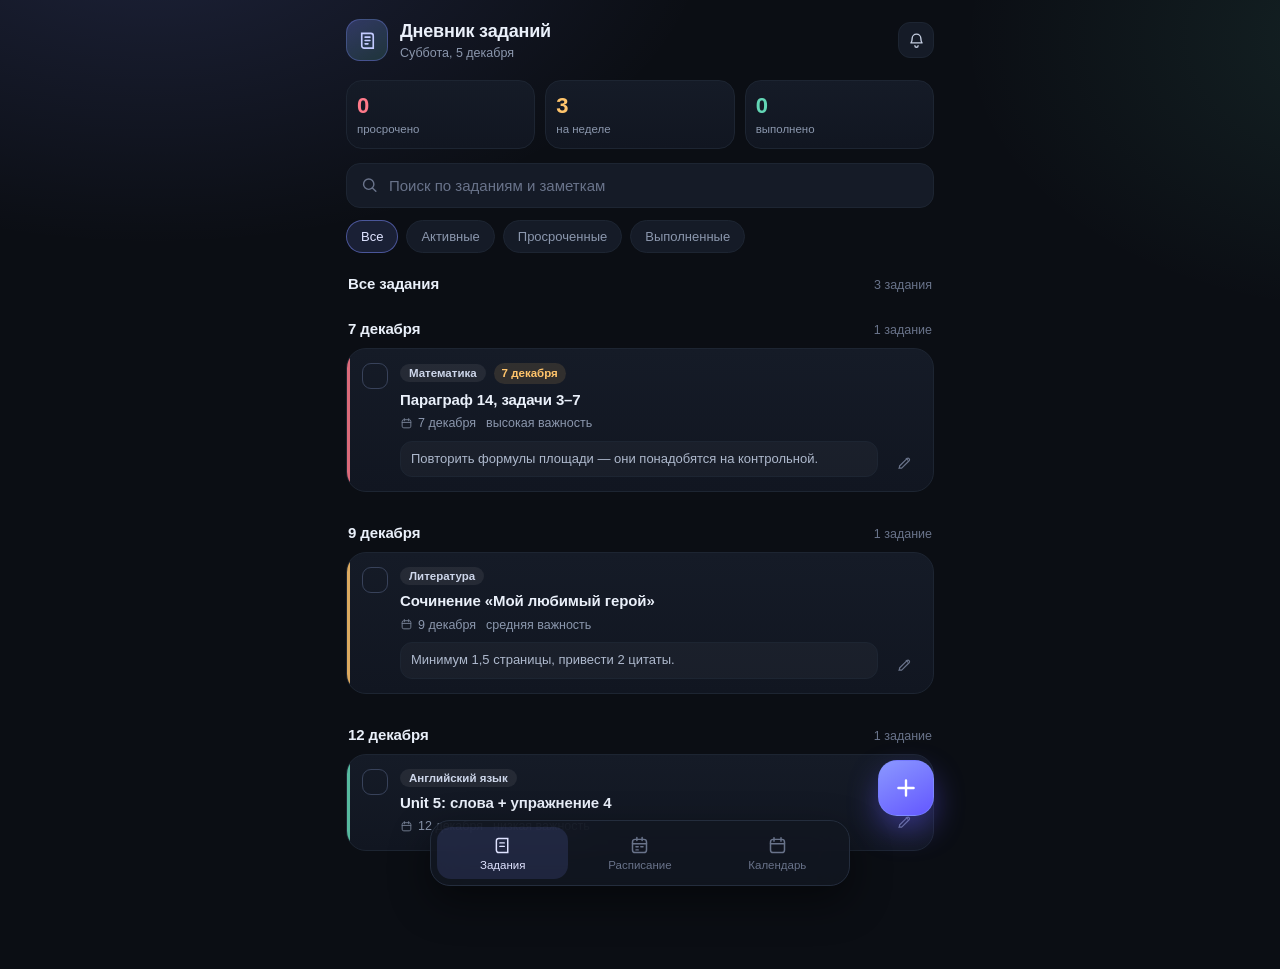
<file: web/index.html>
<!DOCTYPE html>
<html lang="ru">
<head>
<meta charset="utf-8">
<meta name="viewport" content="width=device-width, initial-scale=1, viewport-fit=cover, maximum-scale=1">
<meta name="theme-color" content="#0e1117">
<meta name="description" content="Дневник заданий по предметам с дедлайнами, расписанием уроков и календарём">
<title>Задания — дневник учёбы</title>
<link rel="manifest" href="manifest.webmanifest">
<link rel="icon" href="icon-192.png">
<link rel="apple-touch-icon" href="icon-192.png">
<meta name="apple-mobile-web-app-capable" content="yes">
<meta name="apple-mobile-web-app-status-bar-style" content="black-translucent">
<link rel="stylesheet" href="style.css">
</head>
<body>

<div class="app">
  <header class="topbar">
    <div class="brand">
      <div class="logo" aria-hidden="true">
        <svg viewBox="0 0 24 24" fill="none"><path d="M6 4.5h9.5A2.5 2.5 0 0 1 18 7v13H8.5A2.5 2.5 0 0 1 6 17.5v-13Z" stroke="currentColor" stroke-width="1.7"/><path d="M9.5 8.5h5M9.5 12h5M9.5 15.5h3" stroke="currentColor" stroke-width="1.7" stroke-linecap="round"/></svg>
      </div>
      <div>
        <div class="brand-title">Дневник заданий</div>
        <div class="brand-sub" id="todayLabel"></div>
      </div>
    </div>
    <button class="icon-btn bell" id="settingsBtn" aria-label="Настройки и напоминания">
      <svg viewBox="0 0 24 24" fill="none"><path d="M6.5 9.5a5.5 5.5 0 1 1 11 0c0 3.2.8 4.6 1.5 5.5H5c.7-.9 1.5-2.3 1.5-5.5Z" stroke="currentColor" stroke-width="1.7" stroke-linejoin="round"/><path d="M10 18.5a2 2 0 0 0 4 0" stroke="currentColor" stroke-width="1.7" stroke-linecap="round"/></svg>
      <i class="bell-dot" id="bellDot" hidden></i>
    </button>
  </header>

  <main>
    <!-- ================= СПИСОК ================= -->
    <section class="view" id="view-home">
      <button class="banner" id="reminderBanner" hidden>
        <span class="banner-icon">
          <svg viewBox="0 0 24 24" fill="none"><path d="M12 8v5" stroke="currentColor" stroke-width="2" stroke-linecap="round"/><circle cx="12" cy="16.4" r="1.15" fill="currentColor"/><path d="M12 3.6 21 19H3L12 3.6Z" stroke="currentColor" stroke-width="1.6" stroke-linejoin="round"/></svg>
        </span>
        <span class="banner-text"><b id="bannerTitle">Напоминание</b><span id="bannerSub"></span></span>
        <span class="banner-go">Открыть</span>
      </button>

      <div class="stats" id="stats">
        <button class="stat" data-scope="overdue">
          <span class="stat-value" id="statOverdue">0</span>
          <span class="stat-label">просрочено</span>
        </button>
        <button class="stat" data-scope="week">
          <span class="stat-value" id="statWeek">0</span>
          <span class="stat-label">на неделе</span>
        </button>
        <button class="stat" data-scope="done">
          <span class="stat-value" id="statDone">0</span>
          <span class="stat-label">выполнено</span>
        </button>
      </div>

      <div class="searchbar">
        <svg viewBox="0 0 24 24" fill="none" aria-hidden="true"><circle cx="11" cy="11" r="6.5" stroke="currentColor" stroke-width="1.8"/><path d="m16 16 4 4" stroke="currentColor" stroke-width="1.8" stroke-linecap="round"/></svg>
        <input id="searchInput" type="search" placeholder="Поиск по заданиям и заметкам" autocomplete="off">
      </div>

      <div class="chips" id="filterChips">
        <button class="chip active" data-filter="all">Все</button>
        <button class="chip" data-filter="active">Активные</button>
        <button class="chip" data-filter="overdue">Просроченные</button>
        <button class="chip" data-filter="done">Выполненные</button>
        <button class="chip chip-subject" id="subjectChip" hidden></button>
      </div>

      <div class="list-head">
        <h2 id="listTitle">Все задания</h2>
        <span class="count" id="listCount"></span>
      </div>

      <div id="taskList" class="task-list"></div>
      <div class="empty" id="emptyState" hidden>
        <svg viewBox="0 0 24 24" fill="none" aria-hidden="true"><rect x="4" y="5" width="16" height="15" rx="3" stroke="currentColor" stroke-width="1.5"/><path d="M8 3v4M16 3v4M4 10h16" stroke="currentColor" stroke-width="1.5" stroke-linecap="round"/><path d="m9 15 1.8 1.8L15 13" stroke="currentColor" stroke-width="1.7" stroke-linecap="round" stroke-linejoin="round"/></svg>
        <p class="empty-title" id="emptyTitle">Пока пусто</p>
        <p class="empty-text" id="emptyText">Нажмите «+», чтобы добавить первое задание с дедлайном.</p>
      </div>
    </section>

    <!-- ================= РАСПИСАНИЕ ================= -->
    <section class="view hidden" id="view-schedule">
      <div class="week-switch" id="weekSwitch">
        <button type="button" data-week="blue" class="active"><i class="wdot wdot-blue"></i>Синяя</button>
        <button type="button" data-week="red"><i class="wdot wdot-red"></i>Красная</button>
      </div>
      <p class="week-range" id="weekRange"></p>

      <div class="chips day-chips" id="dayChips"></div>

      <div class="schedule-head">
        <div>
          <h2 id="scheduleTitle">Понедельник</h2>
          <p class="schedule-sub" id="scheduleSub"></p>
        </div>
        <button class="mini-btn" id="addLessonBtn">+ урок</button>
      </div>

      <div id="lessonList" class="lesson-list"></div>
    </section>

    <!-- ================= КАЛЕНДАРЬ ================= -->
    <section class="view hidden" id="view-cal">
      <div class="cal-card">
        <div class="cal-head">
          <button class="icon-btn" id="prevMonth" aria-label="Предыдущий месяц">
            <svg viewBox="0 0 24 24" fill="none"><path d="m14.5 6-6 6 6 6" stroke="currentColor" stroke-width="2" stroke-linecap="round" stroke-linejoin="round"/></svg>
          </button>
          <button class="cal-month" id="calMonthLabel">ноябрь 2026</button>
          <button class="icon-btn" id="nextMonth" aria-label="Следующий месяц">
            <svg viewBox="0 0 24 24" fill="none"><path d="m9.5 6 6 6-6 6" stroke="currentColor" stroke-width="2" stroke-linecap="round" stroke-linejoin="round"/></svg>
          </button>
        </div>
        <div class="cal-weekdays"><span>пн</span><span>вт</span><span>ср</span><span>чт</span><span>пт</span><span>сб</span><span>вс</span></div>
        <div class="cal-grid" id="calGrid"></div>
        <div class="cal-legend">
          <span><i class="dot dot-high"></i>важное</span>
          <span><i class="dot dot-mid"></i>обычное</span>
          <span><i class="dot dot-done"></i>готово</span>
        </div>
      </div>

      <div class="list-head">
        <h2 id="calDayTitle">Задания на день</h2>
        <button class="mini-btn" id="calAddBtn">+ добавить</button>
      </div>
      <div id="calTaskList" class="task-list"></div>
    </section>
  </main>

  <nav class="tabbar">
    <button class="tab active" data-view="home">
      <svg viewBox="0 0 24 24" fill="none"><path d="M5 6.5A2.5 2.5 0 0 1 7.5 4H18v16H7.5A2.5 2.5 0 0 1 5 17.5v-11Z" stroke="currentColor" stroke-width="1.7"/><path d="M9 9h5M9 13h5" stroke="currentColor" stroke-width="1.7" stroke-linecap="round"/></svg>
      <span>Задания</span>
    </button>
    <button class="tab" data-view="schedule">
      <svg viewBox="0 0 24 24" fill="none"><rect x="4" y="5" width="16" height="15" rx="3" stroke="currentColor" stroke-width="1.7"/><path d="M9 2.8v3.4M15 2.8v3.4M4 10h16" stroke="currentColor" stroke-width="1.7" stroke-linecap="round"/><path d="M8 13.5h2.5M13.5 13.5H16M8 17h2.5" stroke="currentColor" stroke-width="1.7" stroke-linecap="round"/></svg>
      <span>Расписание</span>
    </button>
    <button class="tab" data-view="cal">
      <svg viewBox="0 0 24 24" fill="none"><rect x="4" y="5" width="16" height="15" rx="3" stroke="currentColor" stroke-width="1.7"/><path d="M8 3v4M16 3v4M4 10h16" stroke="currentColor" stroke-width="1.7" stroke-linecap="round"/></svg>
      <span>Календарь</span>
    </button>
  </nav>

  <button class="fab" id="fabAdd" aria-label="Добавить">
    <svg viewBox="0 0 24 24" fill="none"><path d="M12 5v14M5 12h14" stroke="currentColor" stroke-width="2.2" stroke-linecap="round"/></svg>
  </button>
</div>

<!-- ================= КАРТОЧКА ЗАДАНИЯ ================= -->
<div class="sheet-backdrop" id="sheetBackdrop" hidden>
  <form class="sheet" id="taskForm" autocomplete="off">
    <div class="sheet-grabber"></div>
    <div class="sheet-head">
      <h3 id="sheetTitle">Новое задание</h3>
      <button type="button" class="icon-btn" id="sheetClose" aria-label="Закрыть">
        <svg viewBox="0 0 24 24" fill="none"><path d="m6 6 12 12M18 6 6 18" stroke="currentColor" stroke-width="2" stroke-linecap="round"/></svg>
      </button>
    </div>

    <label class="field">
      <span class="field-label">Что нужно сделать</span>
      <input id="fTitle" type="text" placeholder="Например: параграф 14, задачи 3–7" required maxlength="120">
    </label>

    <div class="field-row">
      <label class="field">
        <span class="field-label">Предмет</span>
        <input id="fSubject" type="text" list="subjectOptions" placeholder="Математика" maxlength="40">
        <datalist id="subjectOptions"></datalist>
      </label>
      <label class="field">
        <span class="field-label">Срок сдачи</span>
        <input id="fDate" type="date" required>
      </label>
    </div>

    <div class="field">
      <span class="field-label">Важность</span>
      <div class="segmented" id="prioritySeg">
        <button type="button" data-priority="low">Низкая</button>
        <button type="button" data-priority="mid" class="active">Средняя</button>
        <button type="button" data-priority="high">Высокая</button>
      </div>
    </div>

    <label class="field">
      <span class="field-label">Заметка <em>необязательно</em></span>
      <textarea id="fNotes" rows="3" placeholder="Что взять с собой, страницы, ссылки…" maxlength="600"></textarea>
    </label>

    <div class="subject-suggest" id="subjectSuggest"></div>

    <div class="sheet-actions">
      <button type="button" class="btn danger" id="btnDelete" hidden>Удалить</button>
      <button type="submit" class="btn primary" id="btnSave">Сохранить</button>
    </div>
  </form>
</div>

<!-- ================= УРОК ================= -->
<div class="sheet-backdrop" id="lessonBackdrop" hidden>
  <form class="sheet" id="lessonForm" autocomplete="off">
    <div class="sheet-grabber"></div>
    <div class="sheet-head">
      <h3 id="lessonSheetTitle">Новый урок</h3>
      <button type="button" class="icon-btn" id="lessonClose" aria-label="Закрыть">
        <svg viewBox="0 0 24 24" fill="none"><path d="m6 6 12 12M18 6 6 18" stroke="currentColor" stroke-width="2" stroke-linecap="round"/></svg>
      </button>
    </div>

    <div class="field">
      <span class="field-label">День недели</span>
      <div class="segmented segmented-4" id="lessonDaySeg"></div>
    </div>

    <div class="field">
      <span class="field-label">Какая неделя</span>
      <div class="segmented" id="lessonWeekSeg">
        <button type="button" data-week="both" class="active">Каждая</button>
        <button type="button" data-week="blue">Синяя</button>
        <button type="button" data-week="red">Красная</button>
      </div>
    </div>

    <div class="field-row">
      <label class="field">
        <span class="field-label">Начало</span>
        <input id="lStart" type="time" value="09:00" required>
      </label>
      <label class="field">
        <span class="field-label">Конец <em>необязательно</em></span>
        <input id="lEnd" type="time" value="09:45">
      </label>
    </div>

    <div class="field-row">
      <label class="field">
        <span class="field-label">Предмет</span>
        <input id="lSubject" type="text" list="subjectOptions" placeholder="Математика" maxlength="40" required>
      </label>
      <label class="field">
        <span class="field-label">Кабинет <em>необязательно</em></span>
        <input id="lRoom" type="text" placeholder="204" maxlength="20">
      </label>
    </div>

    <p class="hint">Урок повторяется каждую неделю. Задания с таким же названием предмета автоматически появятся в этом уроке.</p>

    <div class="sheet-actions">
      <button type="button" class="btn danger" id="btnLessonDelete" hidden>Удалить</button>
      <button type="submit" class="btn primary" id="btnLessonSave">Сохранить</button>
    </div>
  </form>
</div>

<!-- ================= НАСТРОЙКИ / НАПОМИНАНИЯ ================= -->
<div class="sheet-backdrop" id="settingsBackdrop" hidden>
  <div class="sheet" id="settingsSheet">
    <div class="sheet-grabber"></div>
    <div class="sheet-head">
      <h3>Напоминания</h3>
      <button type="button" class="icon-btn" id="settingsClose" aria-label="Закрыть">
        <svg viewBox="0 0 24 24" fill="none"><path d="m6 6 12 12M18 6 6 18" stroke="currentColor" stroke-width="2" stroke-linecap="round"/></svg>
      </button>
    </div>

    <label class="switch-row">
      <span>
        <b>Уведомления о дедлайнах</b>
        <i id="notifyState">Выключены</i>
      </span>
      <span class="switch"><input type="checkbox" id="notifyToggle"><span class="knob"></span></span>
    </label>

    <div class="field-row">
      <label class="field">
        <span class="field-label">Время напоминания</span>
        <input id="notifyTime" type="time" value="09:00">
      </label>
      <label class="field">
        <span class="field-label">Когда напоминать</span>
        <select id="notifyBefore">
          <option value="0">в день сдачи</option>
          <option value="1">за 1 день</option>
          <option value="2">за 2 дня</option>
          <option value="3">за 3 дня</option>
        </select>
      </label>
    </div>

    <div class="notify-preview" id="notifyPreview"></div>

    <div class="settings-actions">
      <button type="button" class="btn" id="btnTestNotify">Проверить уведомление</button>
    </div>

    <p class="hint" id="notifyHint">Напоминание срабатывает, когда приложение открыто или установлено на главный экран. Android не позволяет веб-приложению будить вас, если оно полностью закрыто, — поэтому дополнительно показывается баннер при запуске.</p>

    <div class="divider"></div>

    <div class="field" style="margin-top:14px">
      <span class="field-label">Какая неделя идёт сейчас</span>
      <div class="segmented" id="nowWeekSeg">
        <button type="button" data-type="blue">Синяя</button>
        <button type="button" data-type="red">Красная</button>
      </div>
    </div>
    <p class="hint" id="weekHint">Недели чередуются автоматически: следующая неделя будет другого цвета.</p>

    <div class="divider"></div>

    <div class="settings-actions">
      <button type="button" class="btn" id="btnExport">Скачать резервную копию</button>
      <label class="btn file-btn">Загрузить копию<input type="file" id="importFile" accept="application/json,.json" hidden></label>
    </div>
    <p class="hint" id="importHint">Копия — файл .json с заданиями и расписанием. Пригодится при переносе на новый телефон.</p>
  </div>
</div>

<div class="toast" id="toast" hidden></div>

<script src="app.js"></script>
</body>
</html>
</file>
<file: web/style.css>
:root{
  --bg:#0b0e14;
  --bg-soft:#111621;
  --card:#151b27;
  --card-2:#1b2231;
  --line:#242d3d;
  --line-soft:#1d2532;
  --text:#eaf0fa;
  --muted:#8b97ad;
  --muted-2:#69738a;
  --accent:#7c8cff;
  --accent-soft:rgba(124,140,255,.14);
  --high:#ff7a8a;
  --high-soft:rgba(255,122,138,.13);
  --mid:#ffc46b;
  --mid-soft:rgba(255,196,107,.12);
  --low:#63d6b5;
  --low-soft:rgba(99,214,181,.12);
  --danger:#ff6b6b;
  --radius:20px;
  --safe-b:env(safe-area-inset-bottom,0px);
}

*{box-sizing:border-box;-webkit-tap-highlight-color:transparent}
html,body{margin:0;padding:0}
body{
  background:
    radial-gradient(900px 520px at 12% -8%, rgba(124,140,255,.16), transparent 62%),
    radial-gradient(700px 460px at 108% 4%, rgba(99,214,181,.10), transparent 60%),
    var(--bg);
  color:var(--text);
  font-family:-apple-system,BlinkMacSystemFont,"Segoe UI",Roboto,"Helvetica Neue",Arial,sans-serif;
  font-size:15px;
  line-height:1.45;
  min-height:100vh;
  -webkit-font-smoothing:antialiased;
}
button{font-family:inherit;cursor:pointer}
input,textarea,button{font-size:15px}
.hidden{display:none !important}
[hidden]{display:none !important}

.app{
  max-width:620px;margin:0 auto;
  padding:calc(18px + env(safe-area-inset-top,0px)) 16px calc(112px + var(--safe-b));
  min-height:100vh;
}

/* ---------- top ---------- */
.topbar{display:flex;align-items:center;justify-content:space-between;margin-bottom:18px}
.brand{display:flex;align-items:center;gap:12px;min-width:0}
.logo{
  width:42px;height:42px;flex:0 0 42px;border-radius:14px;
  background:linear-gradient(150deg,rgba(124,140,255,.28),rgba(99,214,181,.16));
  border:1px solid rgba(124,140,255,.32);
  display:grid;place-items:center;color:#c3cbff;
}
.logo svg{width:23px;height:23px}
.brand-title{font-size:18px;font-weight:700;letter-spacing:-.2px}
.brand-sub{font-size:12.5px;color:var(--muted)}
.brand-sub::first-letter{text-transform:uppercase}

/* ---------- stats ---------- */
.stats{display:grid;grid-template-columns:repeat(3,1fr);gap:10px;margin-bottom:14px}
.stat{
  background:linear-gradient(180deg,var(--card),var(--bg-soft));
  border:1px solid var(--line-soft);border-radius:16px;
  padding:12px 10px;text-align:left;color:var(--text);transition:.18s transform,.18s border-color;
}
.stat:active{transform:scale(.97)}
.stat-value{display:block;font-size:22px;font-weight:700;letter-spacing:-.5px;line-height:1.15}
.stat[data-scope=overdue] .stat-value{color:var(--high)}
.stat[data-scope=week] .stat-value{color:var(--mid)}
.stat[data-scope=done] .stat-value{color:var(--low)}
.stat-label{font-size:11.5px;color:var(--muted);white-space:nowrap}

/* ---------- search ---------- */
.searchbar{position:relative;margin-bottom:12px}
.searchbar svg{position:absolute;left:14px;top:50%;transform:translateY(-50%);width:19px;height:19px;color:var(--muted-2)}
.searchbar input{
  width:100%;padding:13px 14px 13px 42px;border-radius:14px;
  background:var(--card);border:1px solid var(--line-soft);color:var(--text);outline:none;
}
.searchbar input::placeholder{color:var(--muted-2)}
.searchbar input:focus{border-color:rgba(124,140,255,.55);box-shadow:0 0 0 3px rgba(124,140,255,.12)}

/* ---------- chips ---------- */
.chips{display:flex;gap:8px;overflow-x:auto;padding-bottom:4px;margin-bottom:16px;scrollbar-width:none}
.chips::-webkit-scrollbar{display:none}
.chip{
  flex:0 0 auto;padding:8px 14px;border-radius:999px;font-size:13px;
  background:var(--card);border:1px solid var(--line-soft);color:var(--muted);
  transition:.16s;
}
.chip.active{background:var(--accent-soft);border-color:rgba(124,140,255,.5);color:#dfe3ff}
.chip-subject{color:#fff;background:rgba(255,255,255,.06);display:inline-flex;align-items:center;gap:7px}
.chip-subject::after{content:"×";font-size:14px;opacity:.7}

/* ---------- list head ---------- */
.list-head{display:flex;align-items:baseline;justify-content:space-between;gap:10px;margin:2px 2px 10px}
.list-head h2{font-size:15px;font-weight:650;margin:0;letter-spacing:-.1px}
.count{font-size:12.5px;color:var(--muted-2)}
.mini-btn{
  background:var(--accent-soft);border:1px solid rgba(124,140,255,.4);color:#dfe3ff;
  font-size:12.5px;padding:6px 12px;border-radius:999px;
}

/* ---------- task cards ---------- */
.task-list{display:flex;flex-direction:column;gap:10px}
.day-group{margin-bottom:6px}
.task{
  position:relative;display:flex;gap:12px;align-items:center;
  background:linear-gradient(180deg,var(--card),var(--bg-soft));
  border:1px solid var(--line-soft);border-radius:var(--radius);
  padding:14px 14px 14px 15px;overflow:hidden;
  transition:.18s transform,.18s border-color,.18s opacity;
}
.task::before{content:"";position:absolute;left:0;top:0;bottom:0;width:3px;background:var(--low);opacity:.85}
.task[data-priority=mid]::before{background:var(--mid)}
.task[data-priority=high]::before{background:var(--high)}
.task:active{transform:scale(.995)}
.task-body{flex:1;min-width:0;cursor:pointer}
.task-top{display:flex;align-items:center;gap:8px;flex-wrap:wrap;margin-bottom:5px}
.subject-tag{
  font-size:11.5px;font-weight:600;padding:3px 9px;border-radius:999px;
  background:rgba(255,255,255,.07);color:#cdd6ea;white-space:nowrap;
  border:0;font-family:inherit;transition:.15s;
}
button.subject-tag:active{background:var(--accent-soft);color:#dfe3ff}
.task-title{font-size:15px;font-weight:600;letter-spacing:-.1px;margin:0 0 4px;overflow-wrap:anywhere}
.task-meta{display:flex;align-items:center;gap:10px;flex-wrap:wrap;font-size:12.5px;color:var(--muted)}
.task-date{display:inline-flex;align-items:center;gap:5px}
.task-date svg{width:13px;height:13px;opacity:.8}
.badge{font-size:11.5px;font-weight:600;padding:2px 8px;border-radius:999px}
.badge.overdue{background:var(--high-soft);color:var(--high)}
.badge.today{background:rgba(124,140,255,.18);color:#b9c2ff}
.badge.soon{background:var(--mid-soft);color:var(--mid)}
.task-notes{
  margin-top:8px;font-size:13px;color:#aeb9cd;background:rgba(255,255,255,.035);
  border:1px solid var(--line-soft);border-radius:12px;padding:8px 10px;
  white-space:pre-wrap;overflow-wrap:anywhere;
}
.task-notes.clamped{display:-webkit-box;-webkit-line-clamp:2;-webkit-box-orient:vertical;overflow:hidden}
.task.done{opacity:.55}
.task.done .task-title{text-decoration:line-through}
.task.done::before{background:var(--muted-2)}

.check{
  flex:0 0 26px;width:26px;height:26px;border-radius:9px;margin-top:0;align-self:flex-start;
  border:1.8px solid #38425a;background:transparent;
  display:grid;place-items:center;color:transparent;transition:.16s;
}
.check svg{width:15px;height:15px}
.check:hover{border-color:var(--low)}
.task.done .check{background:var(--low);border-color:var(--low);color:#08150f}
.task-edit{
  flex:0 0 auto;align-self:flex-end;background:transparent;border:0;color:var(--muted-2);
  padding:6px;border-radius:10px;
}
.task-edit svg{width:17px;height:17px;display:block}

/* ---------- empty ---------- */
.empty{text-align:center;padding:44px 18px;color:var(--muted)}
.empty svg{width:52px;height:52px;color:#39435a;margin-bottom:12px}
.empty-title{font-size:15px;font-weight:600;color:#c8d1e3;margin:0 0 4px}
.empty-text{font-size:13px;margin:0 auto;max-width:280px}

/* ---------- calendar ---------- */
.cal-card{
  background:linear-gradient(180deg,var(--card),var(--bg-soft));
  border:1px solid var(--line-soft);border-radius:22px;padding:14px 12px 12px;margin-bottom:18px;
}
.cal-head{display:flex;align-items:center;justify-content:space-between;margin-bottom:10px;padding:0 4px}
.cal-month{
  background:transparent;border:0;color:var(--text);font-size:16px;font-weight:650;
  text-transform:capitalize;padding:6px 10px;border-radius:10px;
}
.icon-btn{
  width:36px;height:36px;border-radius:12px;background:var(--card-2);
  border:1px solid var(--line-soft);color:#c6cfe2;display:grid;place-items:center;padding:0;
}
.icon-btn svg{width:19px;height:19px}
.cal-weekdays{display:grid;grid-template-columns:repeat(7,1fr);gap:4px;margin-bottom:6px}
.cal-weekdays span{text-align:center;font-size:11px;color:var(--muted-2);text-transform:uppercase;letter-spacing:.4px}
.cal-grid{display:grid;grid-template-columns:repeat(7,1fr);gap:4px}
.day{
  position:relative;aspect-ratio:1/1;border-radius:12px;border:1px solid transparent;
  background:transparent;color:var(--text);display:flex;flex-direction:column;
  align-items:center;justify-content:center;gap:3px;padding:0;font-size:13.5px;
  transition:.14s;
}
.day.muted{color:#3f4a61}
.day:hover{background:rgba(255,255,255,.04)}
.day.today{border-color:rgba(124,140,255,.65);color:#d5dbff;font-weight:700}
.day.selected{background:var(--accent-soft);border-color:rgba(124,140,255,.45)}
.day-dots{display:flex;gap:3px;height:5px;align-items:center}
.dot{width:5px;height:5px;border-radius:50%;display:inline-block}
.dot-high{background:var(--high)}
.dot-mid{background:var(--mid)}
.dot-low{background:var(--low)}
.dot-done{background:#5b6580}
.cal-legend{display:flex;gap:14px;justify-content:center;margin-top:12px;font-size:11.5px;color:var(--muted-2)}
.cal-legend span{display:inline-flex;align-items:center;gap:5px}

/* ---------- tabbar / fab ---------- */
.tabbar{
  position:fixed;left:50%;transform:translateX(-50%);bottom:calc(14px + var(--safe-b));
  width:calc(100% - 32px);max-width:420px;display:flex;gap:6px;padding:6px;
  background:rgba(18,23,33,.86);backdrop-filter:blur(18px);
  border:1px solid var(--line);border-radius:20px;z-index:20;
  box-shadow:0 16px 40px rgba(0,0,0,.45);
}
.tab{
  flex:1;display:flex;flex-direction:column;align-items:center;gap:3px;
  background:transparent;border:0;color:var(--muted-2);padding:8px 0;border-radius:14px;
  font-size:11.5px;transition:.16s;
}
.tab svg{width:21px;height:21px}
.tab.active{color:#dfe3ff;background:var(--accent-soft)}
.fab{
  position:fixed;right:max(16px, calc(50% - 310px + 16px));bottom:calc(84px + var(--safe-b));
  width:56px;height:56px;border-radius:19px;border:1px solid rgba(124,140,255,.55);
  background:linear-gradient(150deg,#8b98ff,#6357ff);color:#fff;
  display:grid;place-items:center;z-index:19;
  box-shadow:0 14px 30px rgba(99,87,255,.42);
  transition:.16s transform;
}
.fab svg{width:26px;height:26px}
.fab:active{transform:scale(.94)}

/* ---------- sheet ---------- */
.sheet-backdrop{
  position:fixed;inset:0;background:rgba(4,6,10,.62);backdrop-filter:blur(3px);
  z-index:40;display:flex;align-items:flex-end;justify-content:center;
  animation:fade .18s ease;
}
@keyframes fade{from{opacity:0}to{opacity:1}}
.sheet{
  width:100%;max-width:620px;max-height:92vh;overflow-y:auto;
  background:linear-gradient(180deg,#161c28,#101520);
  border:1px solid var(--line);border-bottom:0;
  border-radius:26px 26px 0 0;padding:10px 18px calc(22px + var(--safe-b));
  animation:slide .24s cubic-bezier(.22,.9,.3,1);
}
@keyframes slide{from{transform:translateY(28px);opacity:.6}to{transform:translateY(0);opacity:1}}
.sheet-grabber{width:38px;height:4px;border-radius:99px;background:#2c3547;margin:2px auto 12px}
.sheet-head{display:flex;align-items:center;justify-content:space-between;margin-bottom:16px}
.sheet-head h3{margin:0;font-size:17px;font-weight:680;letter-spacing:-.2px}
.field{display:block;margin-bottom:14px}
.field-label{display:block;font-size:12px;color:var(--muted);margin-bottom:7px;padding-left:2px}
.field-label em{font-style:normal;color:var(--muted-2)}
.field input,.field textarea,.field select{
  width:100%;padding:13px 14px;border-radius:14px;background:#0d1119;
  border:1px solid var(--line);color:var(--text);outline:none;transition:.16s;
  font-family:inherit;resize:vertical;
}
.field input::placeholder,.field textarea::placeholder{color:#4d576c}
.field input:focus,.field textarea:focus{border-color:rgba(124,140,255,.6);box-shadow:0 0 0 3px rgba(124,140,255,.12)}
.field input[type=date]{color-scheme:dark;min-height:48px}
.field-row{display:grid;grid-template-columns:1fr 1fr;gap:12px}
.segmented{display:grid;grid-template-columns:repeat(3,1fr);gap:6px;background:#0d1119;border:1px solid var(--line);border-radius:14px;padding:5px}
.segmented button{
  border:0;background:transparent;color:var(--muted);padding:9px 4px;border-radius:10px;font-size:13px;transition:.16s;
}
.segmented button.active{background:var(--card-2);color:var(--text);box-shadow:0 2px 8px rgba(0,0,0,.3)}
.segmented button[data-priority=high].active{background:var(--high-soft);color:var(--high)}
.segmented button[data-priority=mid].active{background:var(--mid-soft);color:var(--mid)}
.segmented button[data-priority=low].active{background:var(--low-soft);color:var(--low)}
.subject-suggest{display:flex;flex-wrap:wrap;gap:7px;margin:-4px 0 14px}
.subject-suggest button{
  background:rgba(255,255,255,.05);border:1px solid var(--line-soft);color:#b8c3d8;
  font-size:12.5px;padding:6px 11px;border-radius:999px;
}
.sheet-actions{display:flex;gap:10px;margin-top:6px}
.btn{
  flex:1;padding:14px 16px;border-radius:15px;border:1px solid var(--line);
  background:var(--card-2);color:var(--text);font-weight:600;font-size:15px;
}
.btn.primary{background:linear-gradient(150deg,#8b98ff,#6357ff);border-color:transparent;color:#fff;box-shadow:0 10px 24px rgba(99,87,255,.32)}
.btn.danger{flex:0 0 40%;background:rgba(255,107,107,.1);border-color:rgba(255,107,107,.34);color:#ff9b9b}
.btn:active{transform:scale(.985)}

/* ---------- toast ---------- */
.toast{
  position:fixed;left:50%;transform:translateX(-50%);bottom:calc(150px + var(--safe-b));
  background:rgba(30,37,50,.96);border:1px solid var(--line);color:var(--text);
  padding:10px 16px;border-radius:12px;font-size:13px;z-index:60;
  animation:fade .18s ease;box-shadow:0 12px 30px rgba(0,0,0,.5);
  display:flex;align-items:center;gap:12px;white-space:nowrap;
}
.toast button{background:transparent;border:0;color:var(--accent);font-weight:600;font-size:13px;padding:0}

@media(max-width:380px){
  .field-row{grid-template-columns:1fr}
  .stat-value{font-size:19px}
}

/* ================= добавлено: напоминания, расписание ================= */
.bell{position:relative;background:var(--card);border:1px solid var(--line-soft)}
.bell-dot{
  position:absolute;top:7px;right:8px;width:8px;height:8px;border-radius:50%;
  background:var(--high);box-shadow:0 0 0 2px var(--card);
}

/* баннер о напоминании */
.banner{
  width:100%;display:flex;align-items:center;gap:11px;text-align:left;
  background:linear-gradient(135deg,rgba(255,196,107,.14),rgba(124,140,255,.10));
  border:1px solid rgba(255,196,107,.32);border-radius:16px;padding:11px 13px;margin-bottom:12px;
  color:var(--text);animation:fade .25s ease;
}
.banner-icon{color:var(--mid);display:grid;place-items:center;flex:0 0 auto}
.banner-icon svg{width:20px;height:20px}
.banner-text{display:flex;flex-direction:column;gap:1px;flex:1;min-width:0}
.banner-text b{font-size:13px;font-weight:650}
.banner-text span{font-size:12px;color:var(--muted);overflow:hidden;text-overflow:ellipsis;white-space:nowrap}
.banner-go{font-size:12px;font-weight:650;color:var(--accent);white-space:nowrap}

/* расписание */
.day-chips{margin-bottom:14px}
.day-chip{min-width:46px;text-align:center;padding:8px 0}
.schedule-head{display:flex;align-items:center;justify-content:space-between;gap:10px;margin:0 2px 12px}
.schedule-head h2{font-size:17px;font-weight:680;margin:0;letter-spacing:-.2px}
.schedule-sub{margin:2px 0 0;font-size:12.5px;color:var(--muted-2)}
.lesson-list{display:flex;flex-direction:column;gap:10px}
.lesson{
  display:flex;gap:12px;background:linear-gradient(180deg,var(--card),var(--bg-soft));
  border:1px solid var(--line-soft);border-radius:var(--radius);padding:13px 14px;
  position:relative;overflow:hidden;
}
.lesson::before{content:"";position:absolute;left:0;top:0;bottom:0;width:3px;background:var(--accent);opacity:.75}
.lesson.now::before{background:var(--low)}
.lesson-time{
  flex:0 0 52px;font-variant-numeric:tabular-nums;font-size:13px;color:#c6cfe2;line-height:1.5;
}
.lesson-time .t1{font-weight:700;font-size:14.5px;color:var(--text);display:block}
.lesson-time .t2{font-size:11.5px;color:var(--muted-2);display:block}
.lesson-main{flex:1;min-width:0;cursor:pointer}
.lesson-subject{font-size:15px;font-weight:640;letter-spacing:-.1px;margin:0;overflow-wrap:anywhere}
.lesson-room{font-size:12.5px;color:var(--muted);margin-top:1px}
.lesson-now{font-size:11px;font-weight:650;color:var(--low);background:var(--low-soft);
  border-radius:999px;padding:2px 8px;margin-left:6px;vertical-align:2px}
.lesson-tasks{margin-top:9px;display:flex;flex-direction:column;gap:6px;border-top:1px dashed var(--line);padding-top:9px}
.lesson-task{
  display:flex;gap:8px;align-items:flex-start;font-size:12.8px;color:#c3ccdd;
  background:rgba(255,255,255,.035);border:1px solid var(--line-soft);border-radius:11px;padding:7px 9px;
}
.lesson-task .lt-check{
  flex:0 0 17px;width:17px;height:17px;border-radius:6px;border:1.6px solid #3a4459;background:transparent;display:grid;place-items:center;color:transparent;padding:0;margin-top:1px;
}
.lesson-task .lt-check svg{width:11px;height:11px}
.lesson-task.done{opacity:.5}
.lesson-task.done .lt-check{background:var(--low);border-color:var(--low);color:#08150f}
.lesson-task.done .lt-title{text-decoration:line-through}
.lt-body{flex:1;min-width:0;cursor:pointer}
.lt-title{overflow-wrap:anywhere}
.lt-meta{font-size:11.5px;color:var(--muted-2);margin-top:1px}
.lt-meta.over{color:var(--high)}
.lt-meta.soon{color:var(--mid)}
.lt-empty{font-size:12.5px;color:var(--muted-2);margin-top:9px;padding-top:2px}
.lesson-edit{
  align-self:flex-start;background:transparent;border:0;color:var(--muted-2);padding:4px;border-radius:9px;
}
.lesson-edit svg{width:16px;height:16px;display:block}
.schedule-empty{text-align:center;padding:40px 18px;color:var(--muted)}
.schedule-empty svg{width:52px;height:52px;color:#39435a;margin-bottom:10px}

/* переключатель и настройки */
.switch-row{
  display:flex;align-items:center;justify-content:space-between;gap:12px;
  background:#0d1119;border:1px solid var(--line);border-radius:15px;padding:13px 14px;margin-bottom:14px;
}
.switch-row b{display:block;font-size:14px;font-weight:620}
.switch-row i{display:block;font-style:normal;font-size:12px;color:var(--muted-2);margin-top:2px}
.switch{position:relative;flex:0 0 46px;width:46px;height:27px}
.switch input{position:absolute;opacity:0;width:100%;height:100%;margin:0;cursor:pointer}
.switch .knob{
  position:absolute;inset:0;border-radius:999px;background:#232c3d;border:1px solid var(--line);
  transition:.18s;pointer-events:none;
}
.switch .knob::after{
  content:"";position:absolute;top:3px;left:3px;width:19px;height:19px;border-radius:50%;
  background:#7d8799;transition:.18s;
}
.switch input:checked + .knob{background:rgba(99,214,181,.22);border-color:rgba(99,214,181,.55)}
.switch input:checked + .knob::after{transform:translateX(19px);background:var(--low)}
.notify-preview{
  font-size:12.5px;color:#b8c3d8;background:rgba(124,140,255,.08);
  border:1px solid rgba(124,140,255,.22);border-radius:12px;padding:10px 12px;line-height:1.5;
}
.settings-actions{display:flex;gap:10px;margin-top:14px}
.settings-actions .btn{font-size:13.5px;padding:13px 10px;line-height:1.3}
.file-btn{text-align:center;display:flex;align-items:center;justify-content:center;cursor:pointer}
.hint{font-size:11.8px;color:var(--muted-2);line-height:1.5;margin:12px 2px 0}
.divider{height:1px;background:var(--line);margin:18px 0 0}
.segmented-4{grid-template-columns:repeat(4,1fr)}
.segmented-7{grid-template-columns:repeat(7,1fr);gap:4px}
.segmented-7 button{padding:9px 0;font-size:12.5px}
.field select{
  width:100%;padding:13px 14px;border-radius:14px;background:#0d1119;border:1px solid var(--line);
  color:var(--text);outline:none;font-family:inherit;appearance:none;
  background-image:linear-gradient(45deg,transparent 50%,#7d8799 50%),linear-gradient(135deg,#7d8799 50%,transparent 50%);
  background-position:calc(100% - 19px) 21px,calc(100% - 14px) 21px;
  background-size:5px 5px,5px 5px;background-repeat:no-repeat;
}
.field select:focus{border-color:rgba(124,140,255,.6);box-shadow:0 0 0 3px rgba(124,140,255,.12)}

/* ================= синяя / красная неделя ================= */
.week-switch{
  display:flex;gap:8px;margin-bottom:8px;
}
.week-switch button{
  flex:1;display:flex;align-items:center;justify-content:center;gap:7px;
  padding:11px 8px;border-radius:14px;font-size:13.5px;font-weight:600;
  background:var(--card);border:1px solid var(--line-soft);color:var(--muted);transition:.16s;
}
.week-switch button[data-week=blue].active{background:rgba(91,156,255,.16);border-color:rgba(91,156,255,.55);color:#bfd8ff}
.week-switch button[data-week=red].active{background:rgba(255,107,122,.15);border-color:rgba(255,107,122,.5);color:#ffc3c9}
.wdot{width:9px;height:9px;border-radius:50%;flex:0 0 9px}
.wdot-blue{background:#5b9cff}
.wdot-red{background:#ff6b7a}
.week-range{font-size:12.5px;color:var(--muted-2);margin:0 2px 12px}
.week-range b{color:#c1cbdd;font-weight:600}
.week-range .now-tag{
  font-size:10.5px;font-weight:700;text-transform:uppercase;letter-spacing:.3px;
  background:var(--accent-soft);color:#c3cbff;border-radius:999px;padding:2px 8px;margin-left:7px;vertical-align:1px;
}
.day-chip{display:flex;flex-direction:column;gap:1px;line-height:1.15}
.day-chip b{font-size:14px;font-weight:650}
.day-chip span{font-size:10px;color:var(--muted-2)}
.day-chip.active span{color:#c3cbff}
.day-chip.today-day span{color:var(--low)}
.week-mark{
  font-size:10.5px;font-weight:650;padding:1px 7px;border-radius:999px;margin-left:6px;vertical-align:2px;
}
.week-mark.blue{background:rgba(91,156,255,.18);color:#a8caff}
.week-mark.red{background:rgba(255,107,122,.16);color:#ffbcc3}
</file>
